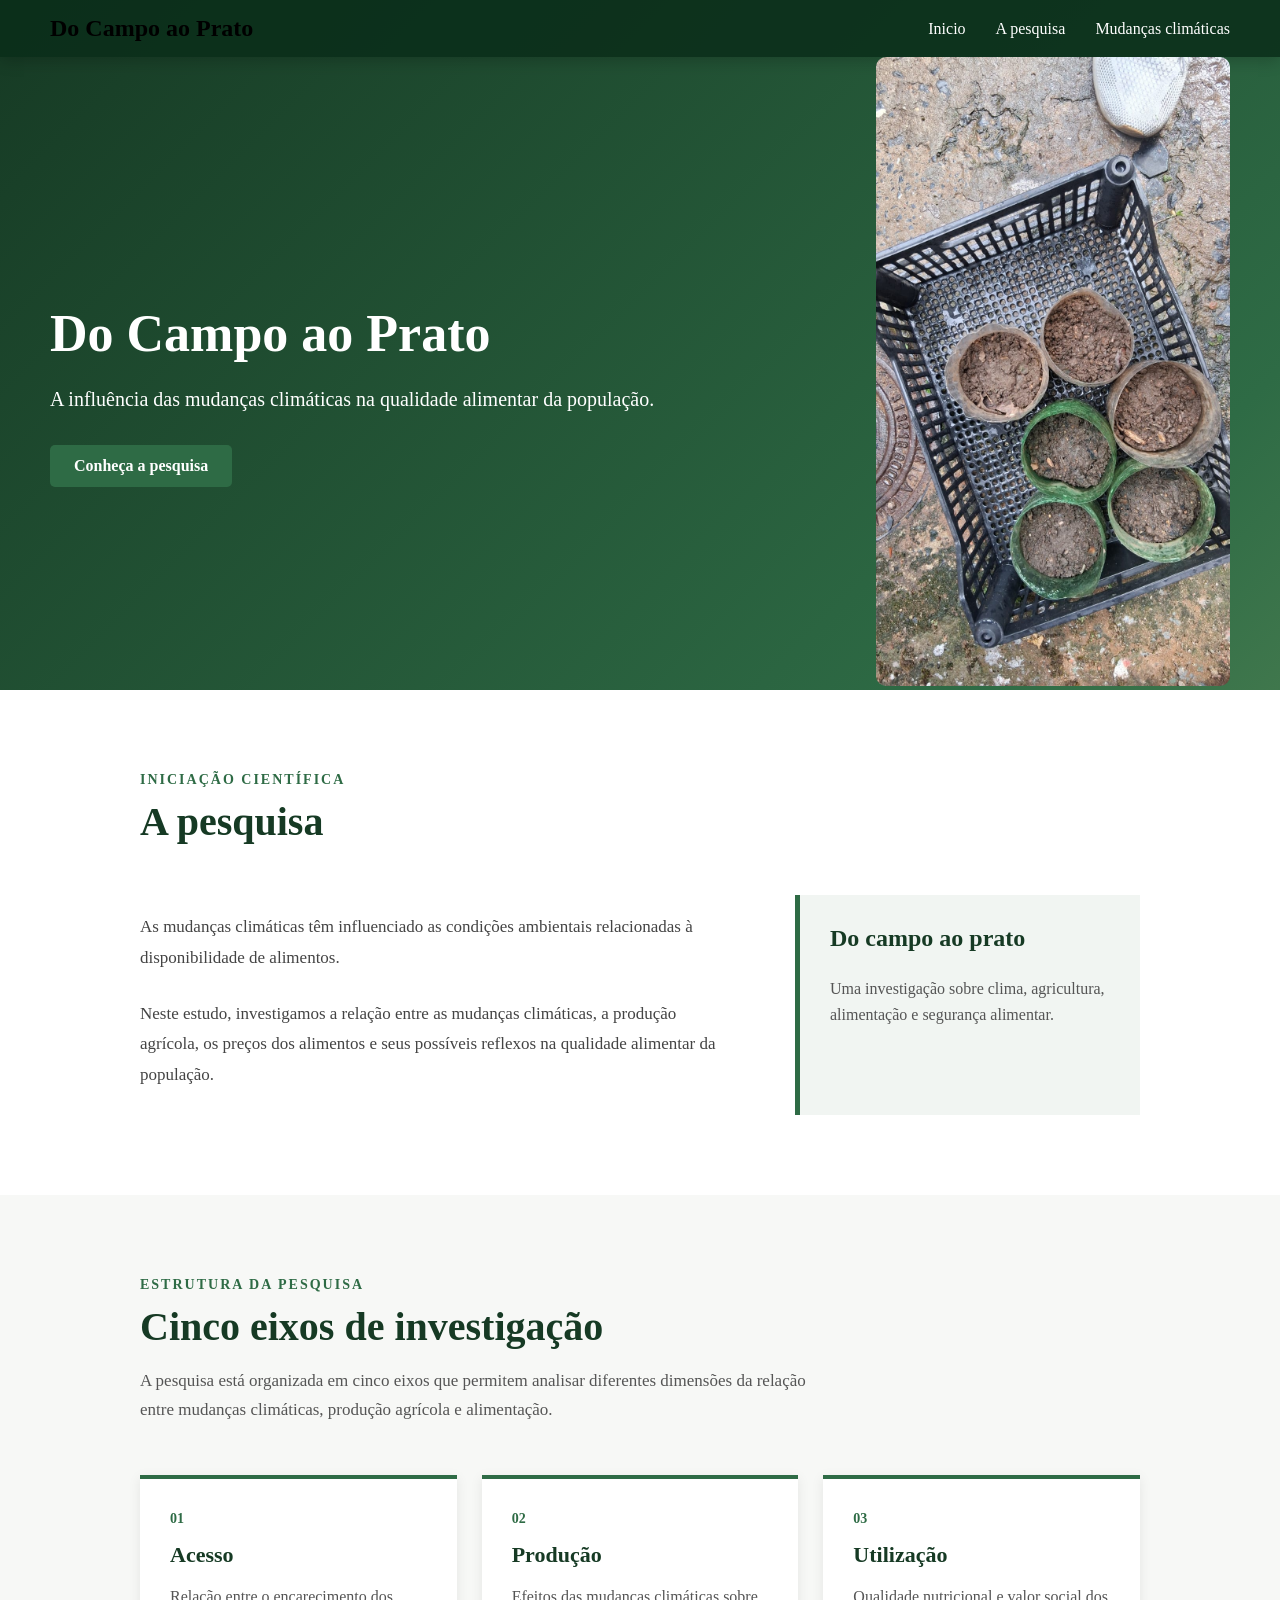
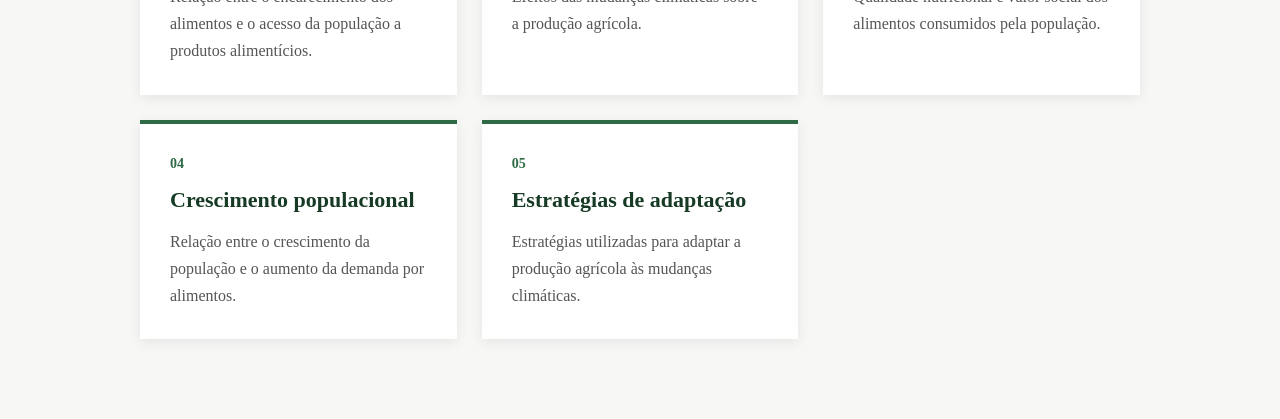
<file: index.html>
<!DOCTYPE html>

<html lang = "pt-BR">

<head>
    <meta charset="UTF-8">

    <title>Do campo ao prato</title>

    <link rel="stylesheet" href="style.css">

</head>

<body>

<header>

    <h2>Do Campo ao Prato</h2>
    <nav>
        <a href="index.html"> Inicio</a>

        <a href="pesquisa.html"> A pesquisa</a>

        <a href="clima.html"> Mudanças climáticas</a>

    </nav>

</header>

<section class="hero">

    <div class="hero-text">

           <h1>Do Campo ao Prato</h1>

           <p>
            A influência das mudanças climáticas na qualidade alimentar da população.
           </p>

           <a href="pesquisa.html">Conheça a pesquisa</a>
    </div>

    <div class="hero-image">

        <img src="campo.jpg.png" alt="Plantação agrícola">

    </div>

</section>

<section class="pesquisa">

    <div class="pesquisa-titulo">

        <span>INICIAÇÃO CIENTÍFICA</span>

        <h2>A pesquisa</h2>

    </div>

    <div class="pesquisa-conteudo">

        <div class="pesquisa-texto">

            <p>
                As mudanças climáticas têm influenciado 
                as condições ambientais relacionadas à 
                disponibilidade de alimentos.
            </p>

            <p>
                Neste estudo, investigamos a relação entre  as mudanças
                climáticas, a produção agrícola, os preços dos alimentos
                e seus possíveis reflexos na qualidade alimentar da população.
            </p>

        </div>

        <div class="pesquisa-destaque">

            <h3> Do campo ao prato</h3>

            <p>
                Uma investigação sobre clima, agricultura,
                alimentação e segurança alimentar.
            </p>

        </div>

    </div>

</section>

<section class="eixos">

    <div class="eixos-titulo">

        <span>ESTRUTURA DA PESQUISA</span>

        <h2>Cinco eixos de investigação</h2>

        <p>
            A pesquisa está organizada em cinco eixos que permitem 
            analisar diferentes  dimensões da relação entre mudanças
            climáticas, produção agrícola e alimentação.
        </p>

    </div>

    <div class="eixos-grid">

        <div class="eixo">

        <span class="numero">01</span>

        <h3>Acesso</h3>

        <p>
            Relação entre o encarecimento dos alimentos e 
            o acesso da população a produtos alimentícios.
        </p>

    </div>

    <div class="eixo">

        <span class="numero">02</span>

        <h3>Produção</h3>

        <p>
            Efeitos das mudanças climáticas sobre a 
            produção agrícola.
        </p>

    </div>

    <div class="eixo">

        <span class="numero">03</span>

        <h3>Utilização</h3>

        <p>
            Qualidade nutricional e valor social dos
            alimentos consumidos pela população.
        </p>

    </div>

    <div class="eixo">

        <span class="numero">04</span>

        <h3>Crescimento populacional</h3>

        <p>
            Relação entre o crescimento da população e 
            o aumento da demanda por alimentos.
        </p>

    </div>

    <div class="eixo">

        <span class="numero">05</span>

        <h3>Estratégias de adaptação</h3>

        <p>
            Estratégias utilizadas para adaptar a produção
            agrícola às mudanças climáticas.
        </p>

    </div>

</section>

</body>

</html>
</file>
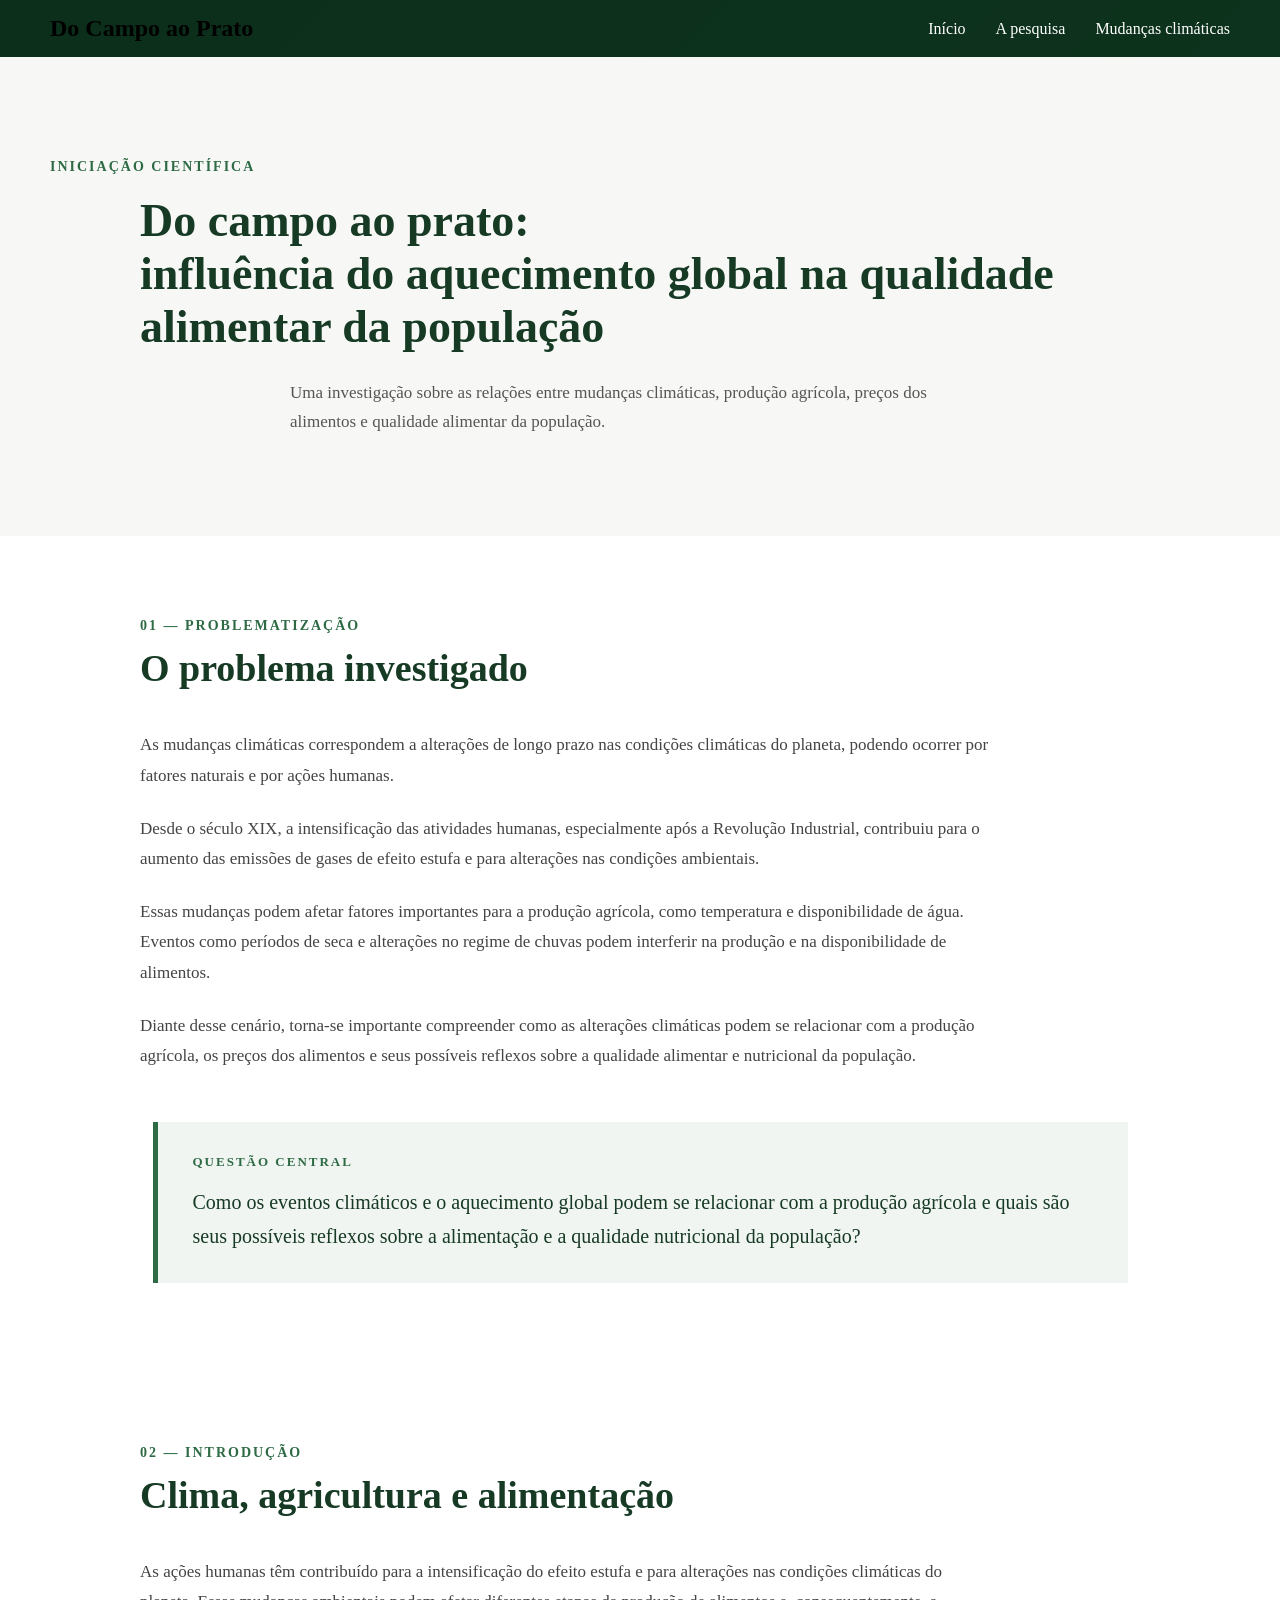
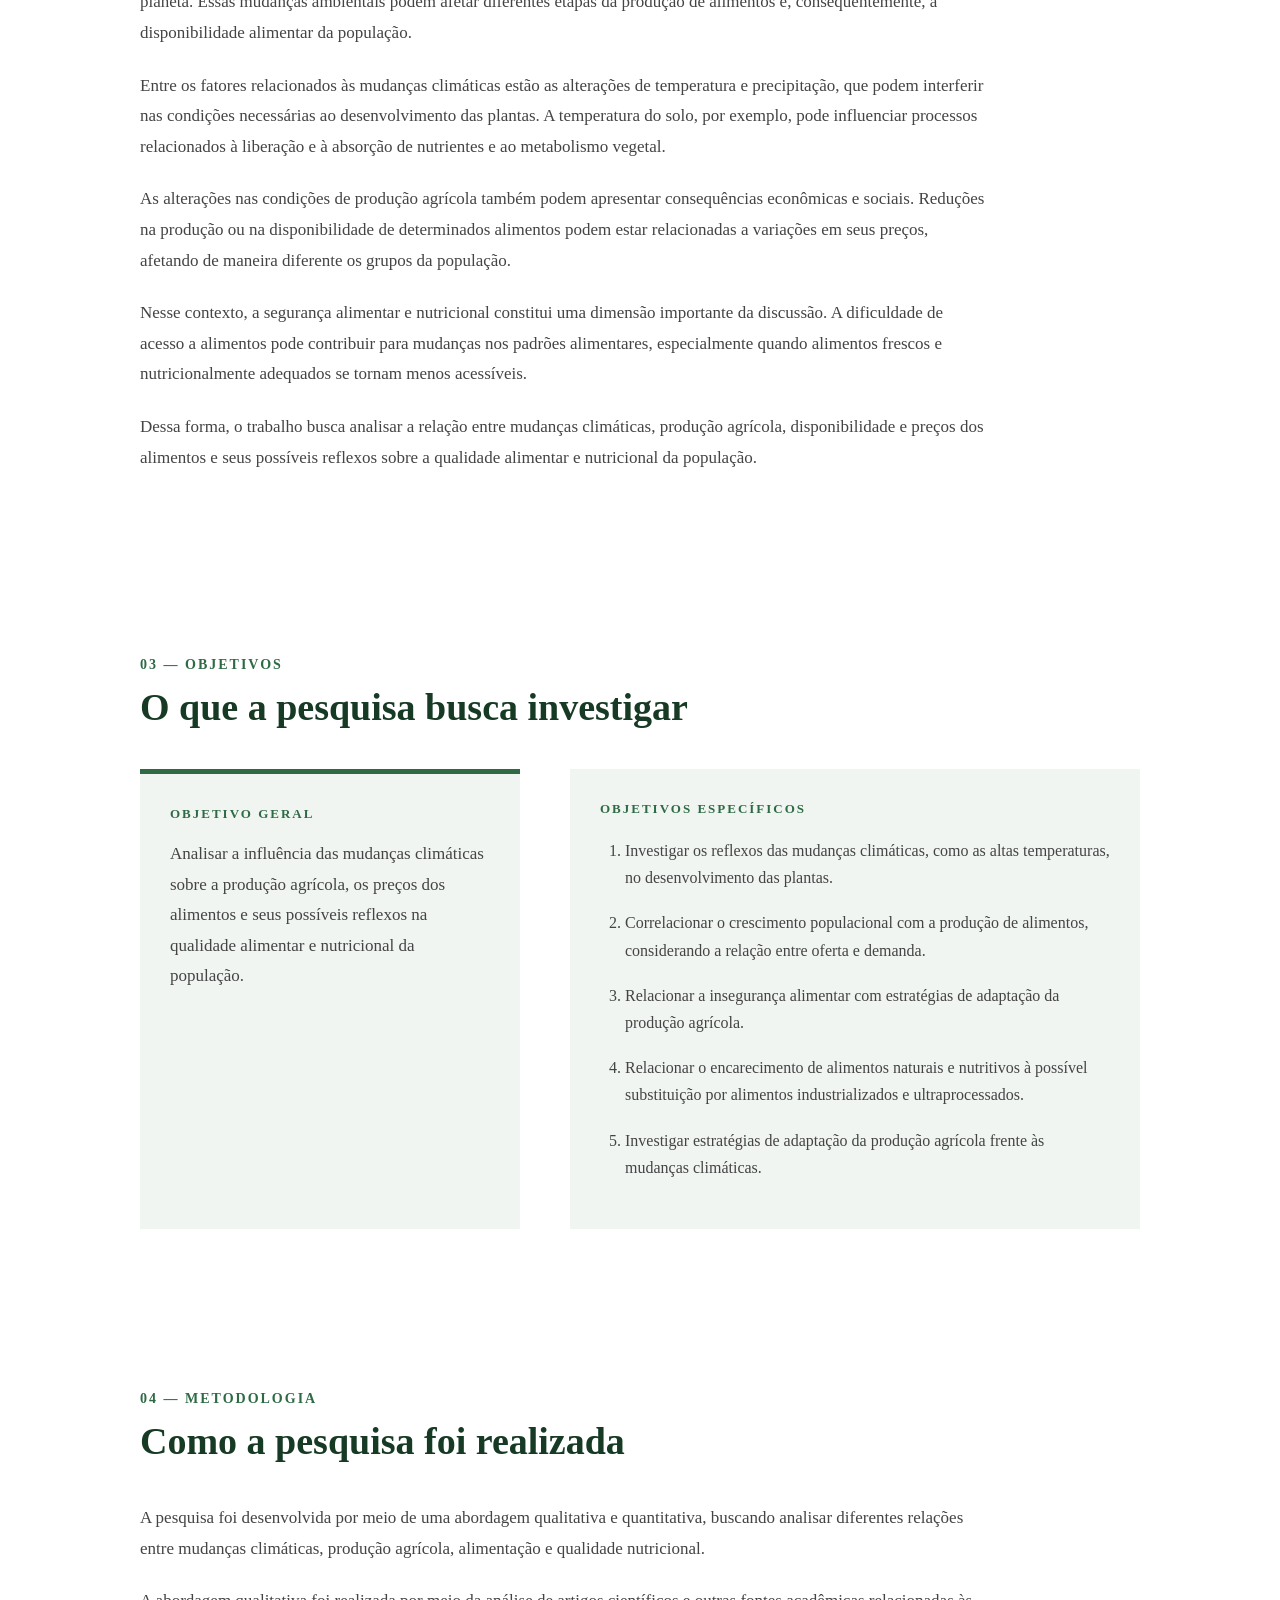
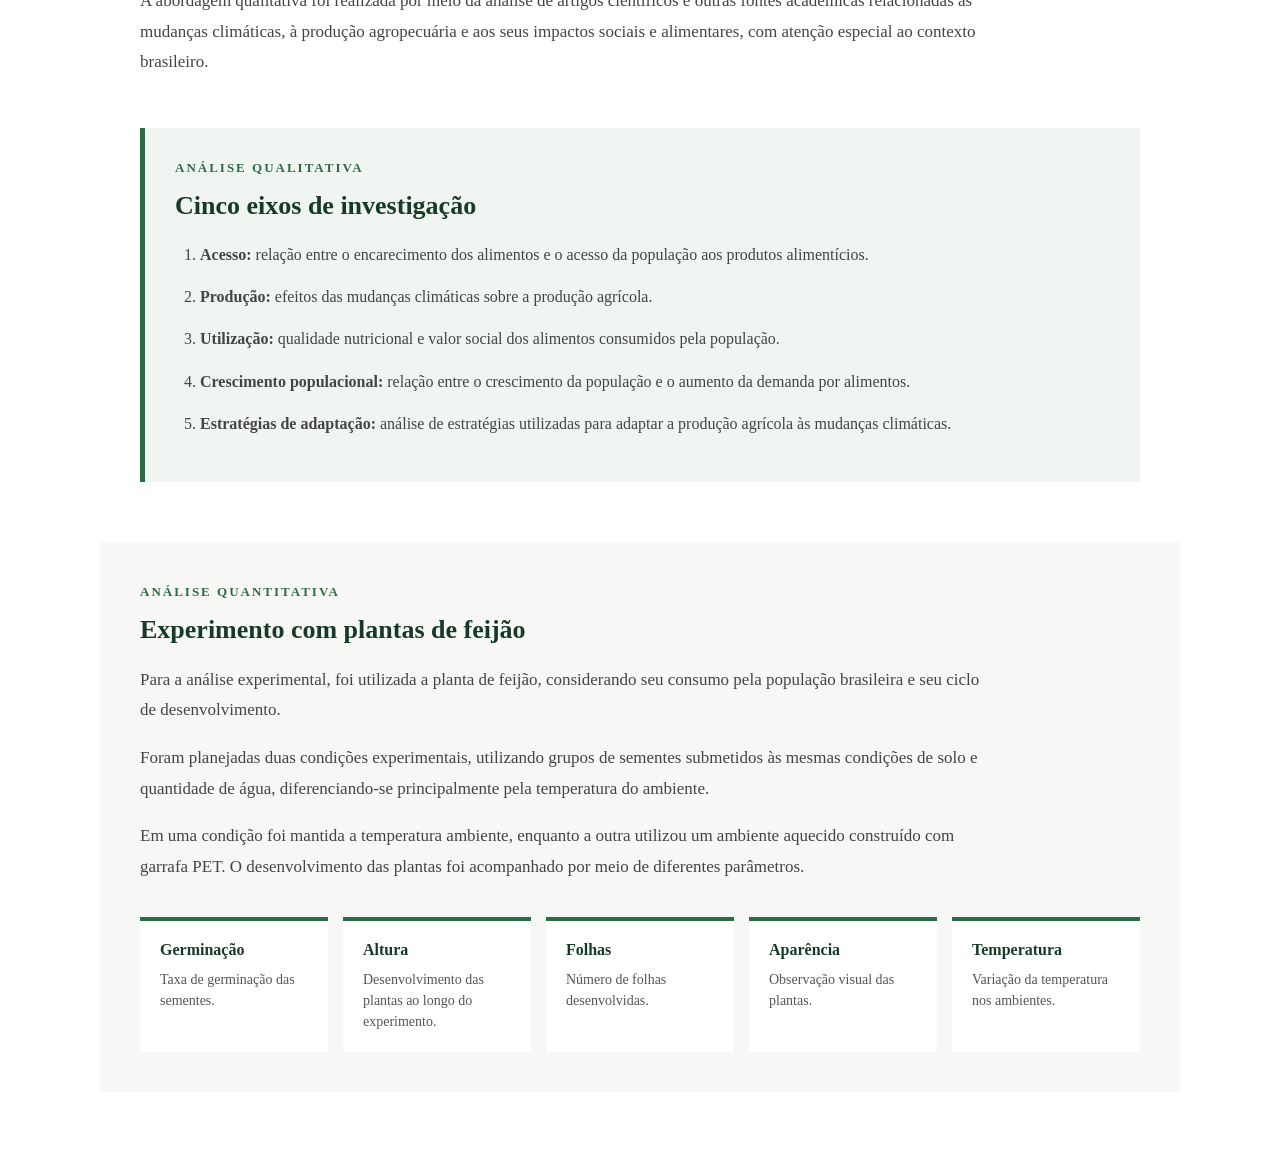
<file: pesquisa.html>
<!DOCTYPE html>
<html lang="pt-BR">

<head>
    <meta charset="UTF-8">
    <title>A Pesquisa | Do Campo ao Prato</title>
    <link rel="stylesheet" href="style.css">
</head>

<body>

<header>
    <h2>Do Campo ao Prato</h2>

    <nav>
        <a href="index.html">Início</a>
        <a href="pesquisa.html">A pesquisa</a>
        <a href="clima.html">Mudanças climáticas</a>
    </nav>
</header>

<main>

    <section class="pesquisa-intro">

        <span>INICIAÇÃO CIENTÍFICA</span>

        <h1>
            Do campo ao prato:
            <br>
            influência do aquecimento global na qualidade alimentar da população
        </h1>

        <p>
            Uma investigação sobre as relações entre mudanças climáticas,
            produção agrícola, preços dos alimentos e qualidade alimentar
            da população.
        </p>

    </section>

    <section class="conteudo-pesquisa">

        <div class="titulo-secao">

            <span>01 — PROBLEMATIZAÇÃO</span>

            <h2>O problema investigado</h2>

        </div>

        <div class="texto-pesquisa">

            <p>
                As mudanças climáticas correspondem a alterações de longo prazo
                nas condições climáticas do planeta, podendo ocorrer por fatores
                naturais e por ações humanas.
            </p>

            <p>
                Desde o século XIX, a intensificação das atividades humanas,
                especialmente após a Revolução Industrial, contribuiu para o
                aumento das emissões de gases de efeito estufa e para alterações
                nas condições ambientais.
            </p>

            <p>
                Essas mudanças podem afetar fatores importantes para a produção
                agrícola, como temperatura e disponibilidade de água. Eventos
                como períodos de seca e alterações no regime de chuvas podem
                interferir na produção e na disponibilidade de alimentos.
            </p>

            <p>
                Diante desse cenário, torna-se importante compreender como as
                alterações climáticas podem se relacionar com a produção agrícola,
                os preços dos alimentos e seus possíveis reflexos sobre a qualidade
                alimentar e nutricional da população.
            </p>

        </div>

        <div class="pergunta-pesquisa">

            <span>QUESTÃO CENTRAL</span>

            <p>
                Como os eventos climáticos e o aquecimento global podem se
                relacionar com a produção agrícola e quais são seus possíveis
                reflexos sobre a alimentação e a qualidade nutricional da população?
            </p>

        </div>

    </section>

<section class="conteudo-pesquisa introducao">

    <div class="titulo-secao">

        <span>02 — INTRODUÇÃO</span>

        <h2>Clima, agricultura e alimentação</h2>

    </div>

    <div class="texto-pesquisa">
        <p>
             As ações humanas têm contribuído para a intensificação do efeito
            estufa e para alterações nas condições climáticas do planeta.
            Essas mudanças ambientais podem afetar diferentes etapas da
            produção de alimentos e, consequentemente, a disponibilidade
            alimentar da população.
        </p>

        <p>
            Entre os fatores relacionados às mudanças climáticas estão as
            alterações de temperatura e precipitação, que podem interferir
            nas condições necessárias ao desenvolvimento das plantas.
            A temperatura do solo, por exemplo, pode influenciar processos
            relacionados à liberação e à absorção de nutrientes e ao
            metabolismo vegetal.
        </p>

        <p>
            As alterações nas condições de produção agrícola também podem
            apresentar consequências econômicas e sociais. Reduções na
            produção ou na disponibilidade de determinados alimentos podem
            estar relacionadas a variações em seus preços, afetando de
            maneira diferente os grupos da população.
        </p>

        <p>
               Nesse contexto, a segurança alimentar e nutricional constitui
            uma dimensão importante da discussão. A dificuldade de acesso
            a alimentos pode contribuir para mudanças nos padrões
            alimentares, especialmente quando alimentos frescos e
            nutricionalmente adequados se tornam menos acessíveis.
        </p>

        <p>
             Dessa forma, o trabalho busca analisar a relação entre mudanças
            climáticas, produção agrícola, disponibilidade e preços dos
            alimentos e seus possíveis reflexos sobre a qualidade alimentar
            e nutricional da população.
        </p>

    </div>

</section>

<section class="conteudo-pesquisa">

    <div class="titulo-secao">

        <span>03 — OBJETIVOS</span>

        <h2>O que a pesquisa busca investigar</h2>

    </div>

    <div class="objetivos">

        <div class="objetivo-geral">

            <span>OBJETIVO GERAL</span>

            <p>
                Analisar a influência das mudanças climáticas sobre
                a produção agrícola, os preços dos alimentos e seus
                possíveis reflexos na qualidade alimentar e nutricional
                da população.
            </p>

        </div>

        <div class="objetivos-especificos">

            <span>OBJETIVOS ESPECÍFICOS</span>

            <ol>
                <li>
                    Investigar os reflexos das mudanças climáticas,
                    como as altas temperaturas, no desenvolvimento das plantas.
                </li>

                <li>
                    Correlacionar o crescimento populacional com a
                    produção de alimentos, considerando a relação entre
                    oferta e demanda.
                </li>

                <li>
                    Relacionar a insegurança alimentar com estratégias
                    de adaptação da produção agrícola.
                </li>

                <li>
                    Relacionar o encarecimento de alimentos naturais e
                    nutritivos à possível substituição por alimentos
                    industrializados e ultraprocessados.
                </li>

                <li>
                    Investigar estratégias de adaptação da produção
                    agrícola frente às mudanças climáticas.
                </li>
            </ol>

        </div>

    </div>

</section>

<section class="conteudo-pesquisa">

    <div class="titulo-secao">

        <span>04 — METODOLOGIA</span>

        <h2>Como a pesquisa foi realizada</h2>

    </div>

    <div class="texto-pesquisa">

        <p>
            A pesquisa foi desenvolvida por meio de uma abordagem
            qualitativa e quantitativa, buscando analisar diferentes
            relações entre mudanças climáticas, produção agrícola,
            alimentação e qualidade nutricional.
        </p>

        <p>
            A abordagem qualitativa foi realizada por meio da análise
            de artigos científicos e outras fontes acadêmicas relacionadas
            às mudanças climáticas, à produção agropecuária e aos seus
            impactos sociais e alimentares, com atenção especial ao
            contexto brasileiro.
        </p>

    </div>

    <div class="metodologia-blocos">

        <div class="metodologia-bloco">

            <span>ANÁLISE QUALITATIVA</span>

            <h3>Cinco eixos de investigação</h3>

            <ol>
                <li>
                    <strong>Acesso:</strong>
                    relação entre o encarecimento dos alimentos
                    e o acesso da população aos produtos alimentícios.
                </li>

                <li>
                    <strong>Produção:</strong>
                    efeitos das mudanças climáticas sobre a
                    produção agrícola.
                </li>

                <li>
                    <strong>Utilização:</strong>
                    qualidade nutricional e valor social dos
                    alimentos consumidos pela população.
                </li>

                <li>
                    <strong>Crescimento populacional:</strong>
                    relação entre o crescimento da população e
                    o aumento da demanda por alimentos.
                </li>

                <li>
                    <strong>Estratégias de adaptação:</strong>
                    análise de estratégias utilizadas para adaptar
                    a produção agrícola às mudanças climáticas.
                </li>
            </ol>

        </div>

    </div>

    <div class="experimento">

        <span>ANÁLISE QUANTITATIVA</span>

        <h3>Experimento com plantas de feijão</h3>

        <p>
            Para a análise experimental, foi utilizada a planta de
            feijão, considerando seu consumo pela população brasileira
            e seu ciclo de desenvolvimento.
        </p>

        <p>
            Foram planejadas duas condições experimentais, utilizando
            grupos de sementes submetidos às mesmas condições de solo
            e quantidade de água, diferenciando-se principalmente pela
            temperatura do ambiente.
        </p>

        <p>
            Em uma condição foi mantida a temperatura ambiente, enquanto
            a outra utilizou um ambiente aquecido construído com garrafa
            PET. O desenvolvimento das plantas foi acompanhado por meio
            de diferentes parâmetros.
        </p>

        <div class="experimento-medidas">

            <div>
                <strong>Germinação</strong>
                <span>Taxa de germinação das sementes.</span>
            </div>

            <div>
                <strong>Altura</strong>
                <span>Desenvolvimento das plantas ao longo do experimento.</span>
            </div>

            <div>
                <strong>Folhas</strong>
                <span>Número de folhas desenvolvidas.</span>
            </div>

            <div>
                <strong>Aparência</strong>
                <span>Observação visual das plantas.</span>
            </div>

            <div>
                <strong>Temperatura</strong>
                <span>Variação da temperatura nos ambientes.</span>
            </div>

        </div>

    </div>

</section>

</main>

</body>

</html>
</file>
<file: style.css>
body {
    margin: 0;
    min-height: 100vh;
    background: linear-gradient(135deg,#163a24, #2e6b45, #87a96b);
}
h1{
    text-align: center;
    color: white;
}
header{
    display: flex;
    justify-content: space-between;
    align-items: center;
    padding: 15px 50px;

    background: rgba(10, 45, 25, 0.85);
     box-shadow: 0 4px 15px rgba(0, 0, 0, 0.2);
}
header h2{
    margin: 0;
    font-size: 24px;
    font-weight: bold;
}
nav{
    display: flex;
    gap: 30px;
}
nav a{
    color:white;
    text-decoration: none;
    font-size: 16px;
}
.hero{
    min-height: 70vh;
    display: flex;
     align-items: center;
     justify-content: space-between;
     padding: 0 50px;
     gap: 50px;
}
.hero-text{
    max-width: 700px;
}
.hero h1{
    text-align: left;
    font-size: 52px;
    margin-bottom: 20px;
}
.hero p{
    color: white;
    font-size: 20px;
    line-height: 1.6;
    margin-bottom: 30px;
}
.hero-text a {
    display: inline-block;
    padding: 12px 24px;
    background: #2e6b45;
    color: white;
    text-decoration: none;
    font-weight: bold;
    border-radius: 5px;
}
.hero-image{
    width: 30%;
}
.hero-image img{
    width: 100%;
    border-radius: 10px;
}
.hero-text a:hover{
    background: #163a24;
}
.pesquisa{
    background: white;
    padding: 80px 50px;
}
.pesquisa-titulo{
    max-width: 1000px;
    margin: 0 auto 50px;
}
.pesquisa-titulo span{
    color: #2e6b45;
    font-size: 14px;
    font-weight: bold;
    letter-spacing: 2px;
}
.pesquisa-titulo h2{
    color: #163a24;
    font-size: 40px;
    margin: 10px 0 0;
}
.pesquisa-conteudo{
    max-width: 1000px;
    margin: auto;
    display: flex;
    gap: 60px;
}
.pesquisa-texto{
    flex: 1;
    max-width: 650px;
}
.pesquisa-texto p{
    color: #444;
    font-size: 17px;
    line-height: 1.8;
    margin-bottom: 25px;
}
.pesquisa-destaque{
    flex: 0 0 280px;
    padding: 30px;
    background: #f1f5f2;
    border-left: 5px solid #2e6b45;
}
.pesquisa-destaque h3{
    color:#163a24;
    font-size: 24px;
    margin-top: 0;
}
.pesquisa-destaque p{
    color: #555;
    line-height: 1.6;
}
.eixos{
    background: #f7f8f6;
    padding: 80px 50px;
}
.eixos-titulo{
    max-width: 1000px;
    margin: 0 auto 50px;
}
.eixos-titulo span{
    color: #2e6b45;
    font-size: 14px;
    font-weight: bold;
    letter-spacing: 2px;
}
.eixos-titulo h2{
    color: #163a24;
    font-size: 40px;
    margin: 10px 0 15px;
}
.eixos-titulo p{
    max-width: 700px;
    color: #555;
    font-size: 17px;
    line-height: 1.7;
}
.eixos-grid{
    max-width: 1000px;
    margin: auto;
    display: grid;
    grid-template-columns: repeat(3, 1fr);
    gap: 25px;
}
.eixo{
    background: white;
    padding: 30px;
    border-top: 4px solid #2e6b45;
    box-shadow: 0 3px 12px rgba(0, 0, 0,0.08);
}
.numero{
    color: #2e6b45;
    font-size: 14px;
    font-weight: bold;
}
.eixo h3{
    color: #163a24;
    font-size: 22px;
    margin: 15px 0;
}
.eixo p{
    color: #555;
    line-height: 1.7;
    margin: 0;
}
.pesquisa-intro{
    background: #f7f8f6;
    padding: 100px 50px;
}
.pesquisa-intro span{
    color: #2e6b45;
    font-size:14px ;
    font-weight: bold;
    letter-spacing:2px ;
}
.pesquisa-intro h1{
    max-width: 1000px;
    margin: 20px auto;
    color: #163a24;
    text-align: left;
    font-size: 46px;
    line-height: 1.15;
}
.pesquisa-intro p{
    max-width: 700px;
    margin: 25px auto 0;
    color: #555;
    font-size: 17px;
    line-height:1.7 ;
}
.conteudo-pesquisa {
    background: white;
    padding: 80px 50px;
}

.titulo-secao {
    max-width: 1000px;
    margin: 0 auto 40px;
}

.titulo-secao span {
    color: #2e6b45;
    font-size: 14px;
    font-weight: bold;
    letter-spacing: 2px;
}

.titulo-secao h2 {
    color: #163a24;
    font-size: 38px;
    margin: 12px 0 0;
}

.texto-pesquisa {
    max-width: 1000px;
    margin: auto;
}

.texto-pesquisa p {
    max-width: 850px;
    color: #444;
    font-size: 17px;
    line-height: 1.8;
    margin-bottom: 22px;
}

.pergunta-pesquisa {
    max-width: 900px;
    margin: 50px auto 0;
    padding: 30px 35px;
    background: #f1f5f2;
    border-left: 5px solid #2e6b45;
}

.pergunta-pesquisa span {
    color: #2e6b45;
    font-size: 13px;
    font-weight: bold;
    letter-spacing: 2px;
}

.pergunta-pesquisa p {
    color: #163a24;
    font-size: 20px;
    line-height: 1.7;
    margin: 15px 0 0;
    font-weight: 500;
}
.objetivos{
    max-width: 1000px;
    margin: auto;
    display: grid;
    grid-template-columns: 1fr 1.5fr;
    gap: 50px;  
}
.objetivo-geral,
.objetivos-especificos{
    background: #f1f5f2;
    padding: 30px;
}
.objetivo-geral{
    border-top: 5px solid #2e6b45;
}
.objetivo-geral span,
.objetivos-especificos span{
    color: #2e6b45;
    font-size: 13px;
    font-weight: bold;
    letter-spacing: 2px;
}
.objetivo-geral p{
    color: #444;
    font-size: 17px;
    line-height: 1.8;
    margin-bottom: 0;
}
.objetivos-especificos ol{
    margin: 20px 0 0;
    padding-left: 25px;
}
.objetivos-especificos li{
    color: #444;
    font-size: 16px;
    line-height: 1.7;
    margin-bottom: 18px;
}
.metodologia-blocos {
    max-width: 1000px;
    margin: 50px auto 0;
}

.metodologia-bloco {
    background: #f1f5f2;
    padding: 30px;
    border-left: 5px solid #2e6b45;
}

.metodologia-bloco > span,
.experimento > span {
    color: #2e6b45;
    font-size: 13px;
    font-weight: bold;
    letter-spacing: 2px;
}

.metodologia-bloco h3,
.experimento h3 {
    color: #163a24;
    font-size: 26px;
    margin: 15px 0 20px;
}

.metodologia-bloco ol {
    margin: 0;
    padding-left: 25px;
}

.metodologia-bloco li {
    color: #444;
    font-size: 16px;
    line-height: 1.7;
    margin-bottom: 15px;
}

.experimento {
    max-width: 1000px;
    margin: 60px auto 0;
    padding: 40px;
    background: #f7f8f6;
}

.experimento p {
    max-width: 850px;
    color: #444;
    font-size: 17px;
    line-height: 1.8;
}

.experimento-medidas {
    display: grid;
    grid-template-columns: repeat(5, 1fr);
    gap: 15px;
    margin-top: 35px;
}

.experimento-medidas div {
    background: white;
    padding: 20px;
    border-top: 4px solid #2e6b45;
}

.experimento-medidas strong {
    display: block;
    color: #163a24;
    margin-bottom: 10px;
}

.experimento-medidas span {
    color: #555;
    font-size: 14px;
    line-height: 1.5;
}
</file>
